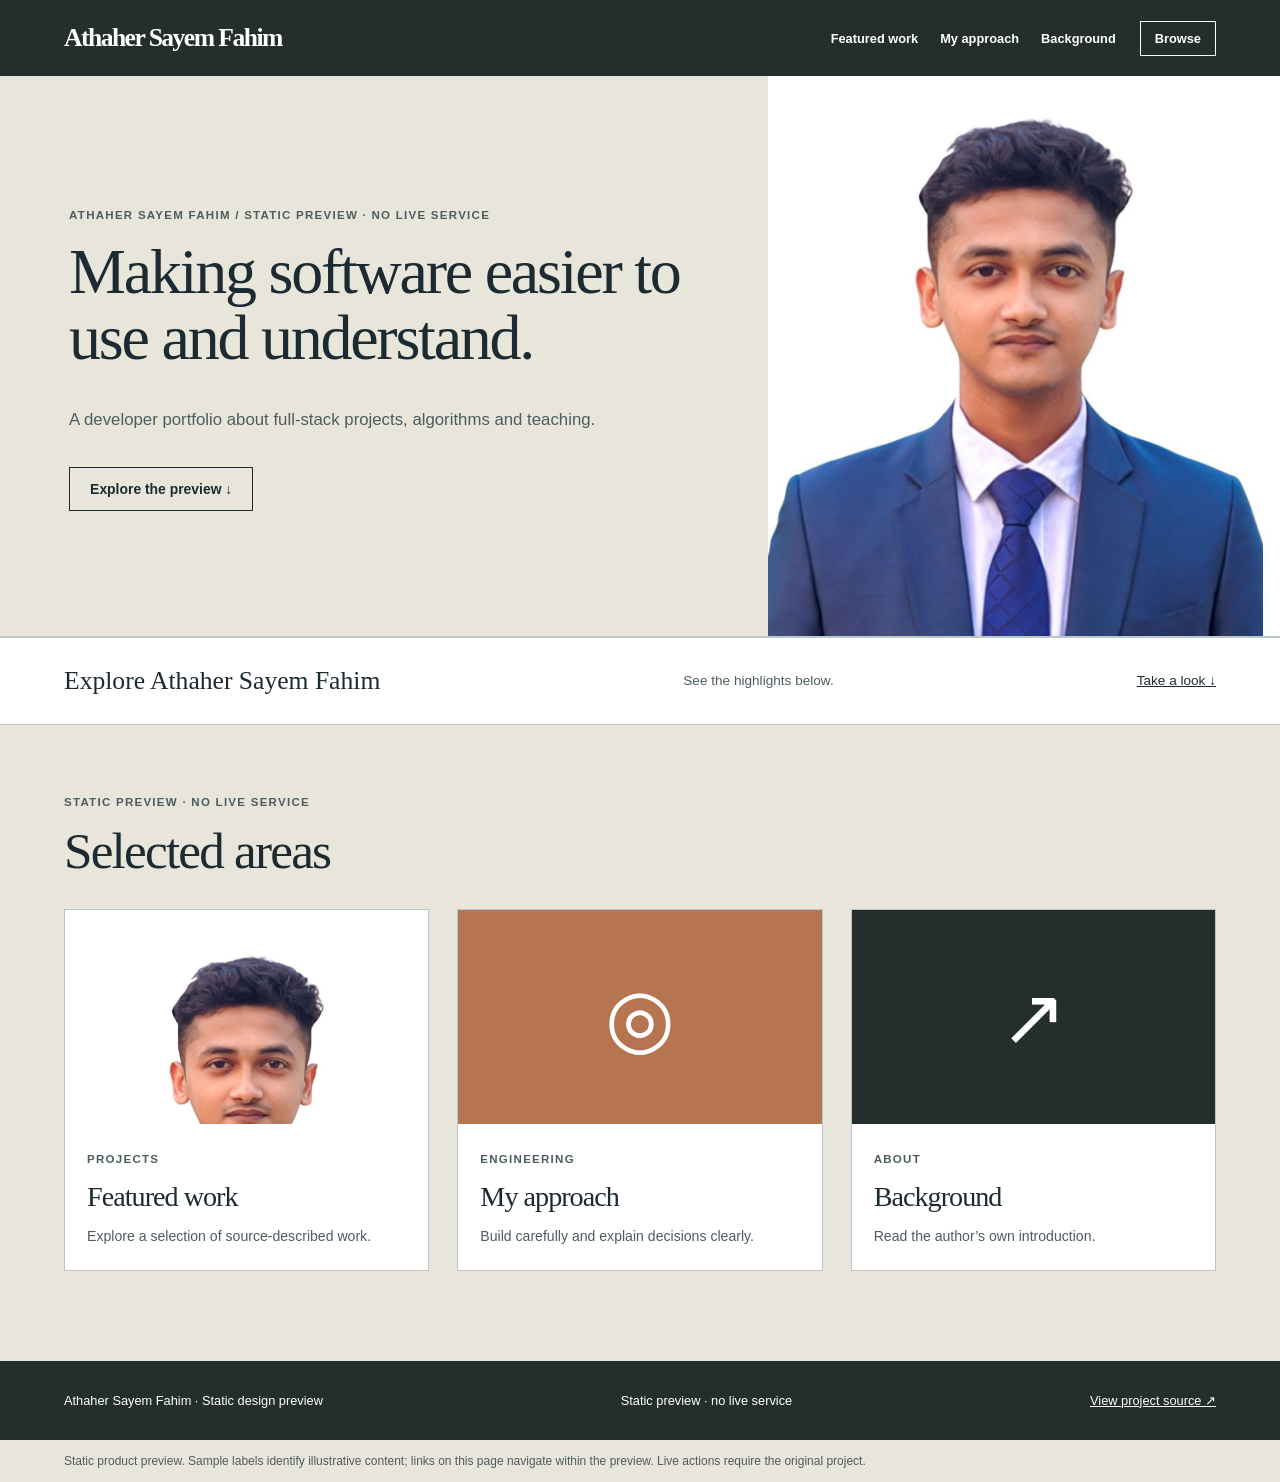
<file: showcase-design/index.html>
<!doctype html><html lang="en"><head><meta charset="utf-8"><meta name="viewport" content="width=device-width,initial-scale=1"><meta name="description" content="A developer portfolio about full-stack projects, algorithms and teaching."><title>Athaher Sayem Fahim — Making software easier to use and understand.</title><link rel="stylesheet" href="styles.css"><link rel="stylesheet" href="product.css"></head><body class="product-page product-portfolio"><a class="p-skip" href="#main">Skip to content</a><header class="p-nav"><a class="p-brand" href="#home">Athaher Sayem Fahim</a><nav aria-label="Sections"><a href="#item-0">Featured work</a><a href="#item-1">My approach</a><a href="#item-2">Background</a></nav><a class="p-nav-extra" href="#items">Browse</a></header><main id="main"><section class="p-heading" id="home"><div class="p-copy"><span class="p-overline">Athaher Sayem Fahim / Static preview · no live service</span><h1>Making software easier to use and understand.</h1><p>A developer portfolio about full-stack projects, algorithms and teaching.</p><a class="p-action" href="#items">Explore the preview <span aria-hidden="true">↓</span></a></div><div class="p-hero-image"><img src="assets/feature.jpg" alt="Project image from the original repository"></div></section><div id="workspace"><section class="p-shopbar"><b>Explore Athaher Sayem Fahim</b><span>See the highlights below.</span><a href="#items">Take a look ↓</a></section></div><section id="items" class="p-collection"><div class="p-section-title"><div><small>Static preview · no live service</small><h2>Selected areas</h2></div></div><div class="p-grid portfolio"><article class="p-item" id="item-0"><div class="p-image portfolio"><img loading="lazy" src="assets/feature.jpg" alt="Image from the original project"></div><div class="p-item-info"><small>Projects</small><h3>Featured work</h3><p>Explore a selection of source-described work.</p></div></article><article class="p-item" id="item-1"><div class="p-image portfolio"><span aria-hidden="true">◎</span></div><div class="p-item-info"><small>Engineering</small><h3>My approach</h3><p>Build carefully and explain decisions clearly.</p></div></article><article class="p-item" id="item-2"><div class="p-image portfolio"><span aria-hidden="true">↗</span></div><div class="p-item-info"><small>About</small><h3>Background</h3><p>Read the author’s own introduction.</p></div></article></div></section></main><footer class="p-footer"><span>Athaher Sayem Fahim · Static design preview</span><span>Static preview · no live service</span><a href="https://github.com/Athaher-Sayem/Portfolio/tree/Shocase_design" target="_blank" rel="noopener noreferrer">View project source ↗</a></footer><p class="p-disclosure">Static product preview. Sample labels identify illustrative content; links on this page navigate within the preview. Live actions require the original project.</p></body></html>
</file>
<file: showcase-design/styles.css>
:root{--bg:#e8e6db;--ink:#242e2c;--accent:#b67450;--surface:#f4f1e7;--paper:#f4f1e7;--font:Georgia,serif}
*{box-sizing:border-box}html{scroll-behavior:smooth}body{margin:0;background:var(--bg);color:var(--ink);font-family:var(--font)}a{color:inherit}a:focus-visible,summary:focus-visible{outline:3px solid #ef8946;outline-offset:4px}img{max-width:100%}h1,h2,h3{overflow-wrap:break-word}p{line-height:1.7}.skip{position:absolute;left:15px;top:-100px;padding:12px;background:#fff;color:#111;z-index:10}.skip:focus{top:10px}.mast{display:flex;align-items:center;justify-content:space-between;gap:25px;padding:14px 6%;min-height:80px}.mast a{text-decoration:none}.brand{font-size:1.65rem;font-weight:700;letter-spacing:-.06em}.mast nav{display:flex;gap:clamp(15px,2vw,30px);font:600 .85rem Arial,sans-serif}.mast nav a:hover{text-decoration:underline;text-underline-offset:5px}.mast .top-action{border:1px solid currentColor;padding:10px 15px;white-space:nowrap;font:700 .8rem Arial,sans-serif}.intro-tag{font:700 .8rem Arial,sans-serif;opacity:.85}.hero-copy>p{font-size:1.15rem;max-width:38rem}.cta{display:inline-flex;gap:35px;padding:15px 20px;background:var(--accent);color:var(--ink);font:700 .9rem Arial,sans-serif;text-decoration:none;margin-top:20px}.topics a{color:inherit;text-decoration:none}.topics a:hover h3{text-decoration:underline;text-underline-offset:6px}.topics h3{line-height:1.1}.topics a p{max-width:32rem}.topics a span{font:700 .8rem Arial,sans-serif}.feature{padding:95px 6%}.feature h2{margin:0 0 30px}.feature p{line-height:1.8}.source{padding:80px 6%;background:var(--surface);color:var(--ink)}.source h2{font-size:clamp(2.4rem,4vw,4.3rem);margin:0 0 25px}.source p{max-width:45rem}.source a{display:inline-block;margin:20px 15px 0 0;color:inherit}.footer{background:#1e2425;color:#f5f5f0;padding:28px 6%;font:13px/1.6 Arial,sans-serif;display:flex;justify-content:space-between;gap:20px;flex-wrap:wrap}.footer a{color:inherit}@media(max-width:750px){.mast{flex-wrap:wrap;min-height:100px;padding:15px 5%;gap:10px}.mast nav{order:3;width:100%;overflow-x:auto;white-space:nowrap;border-top:1px solid currentColor;padding:12px 0 5px}.mast .top-action{font-size:.7rem}.hero,.feature{display:block!important;min-height:0!important;padding:70px 6%!important}.hero h1{font-size:clamp(3.2rem,12vw,6rem)!important}.hero-art{position:relative!important;inset:auto!important;width:100%!important;height:290px!important;min-height:290px!important;margin-top:40px!important;transform:none!important}.hero-art img{width:100%;height:100%;object-fit:cover}.topics{display:block!important;padding:40px 6%!important}.topics a{display:block!important;min-height:0!important;padding:25px!important;margin-bottom:15px}.topics a h3{font-size:2rem!important}.feature h2{font-size:clamp(2.7rem,9vw,5rem)!important}.source{padding:70px 6%}.footer{padding:25px 6%}}@media(max-width:360px){.hero h1{font-size:2.9rem!important}.brand{font-size:1.25rem}}@media(prefers-reduced-motion:reduce){html{scroll-behavior:auto}}
.hero{min-height:670px;display:grid;grid-template-columns:1fr .9fr;align-items:center;position:relative;background:var(--bg)}.hero-copy{padding:95px 3% 95px 11%;position:relative;z-index:1}.hero h1{font-size:clamp(4rem,7vw,8rem);line-height:.95;font-weight:normal;letter-spacing:-.06em}.hero-art{height:600px;overflow:hidden;background:var(--accent);transform:translateY(35px)}.hero-art img{width:100%;height:100%;object-fit:cover}.hero-art:empty:before{content:'✳';font-size:12rem}.hero p{max-width:34rem}.topics{padding:115px 6%;display:grid;grid-template-columns:1fr 1fr;gap:30px}.topics a{padding:40px;background:var(--paper);min-height:220px}.topics a:first-child{grid-row:span 2;display:flex;flex-direction:column;justify-content:end;background:var(--accent);color:white}.topics a h3{font-size:clamp(1.8rem,3vw,3.4rem);font-weight:normal}.feature{background:var(--ink);color:var(--paper);padding:120px 9%;text-align:right}.feature h2{font-size:clamp(3rem,6vw,7rem);font-weight:normal}.feature p{margin-left:auto;max-width:34rem}
</file>
<file: showcase-design/product.css>
:root{--p-bg:#e8e6db;--p-ink:#1c2b31;--p-accent:#b67450;--p-card:#ffffff;--p-muted:#4c5c61;--p-border:#b9c9c8;--p-head:#242e2c;--p-head-ink:#ffffff;}

/* Product-first preview. Preserve the original design's palette and assets. */
body.product-page{background:var(--p-bg);color:var(--p-ink);font-family:Arial,'Segoe UI',sans-serif;line-height:1.5;margin:0}
.product-page *{box-sizing:border-box}.product-page a{color:inherit}.product-page a:focus-visible{outline:3px solid var(--p-accent);outline-offset:4px}.product-page h1,.product-page h2,.product-page h3{overflow-wrap:anywhere;letter-spacing:-.035em}.product-page p{max-width:68ch}
.p-skip{position:absolute;top:-90px;left:12px;background:var(--p-card);padding:10px;z-index:10}.p-skip:focus{top:10px}
.p-nav{min-height:76px;display:flex;align-items:center;gap:24px;padding:12px 5%;background:var(--p-head);color:var(--p-head-ink)}
.p-brand{text-decoration:none;font:bold clamp(1.25rem,2vw,1.9rem)/1.1 Georgia,serif;letter-spacing:-.06em;flex:0 0 auto}
.p-nav nav{display:flex;gap:22px;margin-left:auto;overflow-x:auto;scrollbar-width:thin}.p-nav nav a,.p-nav-extra{font:600 .8rem Arial,sans-serif;text-decoration:none;white-space:nowrap}.p-nav nav a:hover,.p-nav-extra:hover{text-decoration:underline;text-underline-offset:4px}.p-nav-extra{border:1px solid currentColor;padding:9px 14px}
.p-heading{display:grid;grid-template-columns:1.2fr .8fr;min-height:470px;align-items:stretch;border-bottom:1px solid var(--p-border)}.p-copy{padding:72px 7% 64px 9%;display:flex;flex-direction:column;justify-content:center}.p-overline,.p-item small,.p-section-title small,.p-work-head small,.p-newspaper .p-edition{font:700 .72rem Arial,sans-serif;text-transform:uppercase;letter-spacing:.11em;color:var(--p-muted)}
.p-heading h1{font:normal clamp(3rem,5vw,5.6rem)/1.03 Georgia,serif;margin:18px 0}.p-copy>p{font-size:1.05rem;color:var(--p-muted);line-height:1.7}.p-action{align-self:flex-start;padding:13px 20px;border:1px solid var(--p-ink);text-decoration:none;margin-top:16px;font:700 .87rem Arial,sans-serif}.p-action:hover{background:var(--p-head);color:var(--p-head-ink)}
.p-hero-image,.p-hero-graphic{min-height:340px;background:var(--p-head);display:grid;place-items:center;overflow:hidden}.p-hero-image img{width:100%;height:100%;max-height:560px;object-fit:cover}.p-hero-graphic span{color:var(--p-accent);font:normal clamp(11rem,25vw,27rem)/1 Georgia,serif}
.p-newspaper{text-align:center;padding:34px 5% 25px;border-block:3px double var(--p-border)}.p-newspaper h1{font:normal clamp(3.5rem,8vw,8rem)/1 Georgia,serif;margin:14px 0;letter-spacing:-.06em}.p-newspaper p{margin:auto;color:var(--p-muted)}
.p-front{display:grid;grid-template-columns:1.65fr .8fr;margin:36px 5%;border-block:1px solid var(--p-border)}.p-lead{padding:38px 5% 42px 0;border-right:1px solid var(--p-border)}.p-lead h2{font:normal clamp(2.8rem,5vw,5.5rem)/1.07 Georgia,serif;max-width:14ch;margin:20px 0}.p-lead p{color:var(--p-muted)}.p-front aside{padding:30px 0 25px 8%}.p-front aside>b{font-size:1rem}.p-front aside a{display:flex;gap:20px;padding:20px 0;border-bottom:1px solid var(--p-border);text-decoration:none}.p-front aside span{font-size:.8rem;color:var(--p-muted)}
.p-shopbar{display:flex;justify-content:space-between;align-items:center;gap:22px;flex-wrap:wrap;padding:28px 5%;background:var(--p-card);border-block:1px solid var(--p-border)}.p-shopbar b{font:normal 1.6rem Georgia,serif}.p-shopbar span{font-size:.85rem;color:var(--p-muted)}.p-shopbar a{font-size:.85rem}
.p-workspace{margin:42px 5% 30px;padding:30px;background:var(--p-card);border:1px solid var(--p-border)}.p-work-head{display:flex;justify-content:space-between;align-items:center;gap:20px}.p-work-head h2{font:normal clamp(1.7rem,3vw,2.8rem) Georgia,serif;margin:8px 0 25px}.p-chip{font-size:.72rem;padding:7px 10px;border:1px solid var(--p-border);border-radius:20px}.p-steps{display:grid;grid-template-columns:repeat(3,minmax(0,1fr));border:1px solid var(--p-border)}.p-steps a{padding:26px;border-right:1px solid var(--p-border);text-decoration:none;display:grid;gap:9px}.p-steps a:last-child{border-right:0}.p-steps a:hover{background:var(--p-bg)}.p-steps a>span{font-size:.75rem;color:var(--p-muted)}.p-steps a>b{font-size:1.2rem}.p-steps a>small{color:var(--p-muted)}.p-preview{margin-top:22px;min-height:116px;display:flex;align-items:center;gap:26px;padding:22px;background:var(--p-bg);border:1px dashed var(--p-border)}.p-preview-mark{font:2.3rem Consolas,monospace;color:var(--p-accent)}.p-preview p{margin:5px 0 0;color:var(--p-muted);font-size:.85rem}
.p-collection{padding:64px 5% 90px}.p-section-title{display:flex;justify-content:space-between;gap:25px;align-items:end;margin-bottom:30px}.p-section-title h2{font:normal clamp(2rem,4vw,4rem)/1.1 Georgia,serif;margin:10px 0 0}.p-section-title p{font-size:.8rem;color:var(--p-muted);max-width:23rem;margin:0}.p-grid{display:grid;grid-template-columns:repeat(3,minmax(0,1fr));gap:18px}.p-item{border:1px solid var(--p-border);background:var(--p-card);min-width:0}.p-image{aspect-ratio:1.7;overflow:hidden;display:grid;place-items:center;background:var(--p-head)}.p-image img{width:100%;height:100%;object-fit:cover}.p-image>span{font:normal 5rem Georgia,serif;color:var(--p-accent)}.p-item:nth-child(2) .p-image{background:var(--p-accent)}.p-item:nth-child(2) .p-image span{color:var(--p-head)}.p-item-info{padding:22px}.p-item h3{font:normal clamp(1.3rem,2.2vw,2rem)/1.1 Georgia,serif;margin:12px 0}.p-item p{font-size:.88rem;color:var(--p-muted);line-height:1.6;margin:0}
.product-news .p-grid,.product-news_bn .p-grid{grid-template-columns:1.3fr 1fr 1fr}.product-news .p-image,.product-news_bn .p-image{aspect-ratio:2.3;background:var(--p-head)}.product-news .p-item,.product-news_bn .p-item{border-width:0 0 1px 0;background:transparent}.product-news .p-item-info,.product-news_bn .p-item-info{padding-left:0}
.product-store .p-image,.product-commerce .p-image{aspect-ratio:1.1}.product-events .p-item{border-top:4px solid var(--p-accent)}.product-game .p-image,.product-compiler .p-image,.product-notebook .p-image{background:var(--p-head);aspect-ratio:2.4}.product-portfolio .p-grid,.product-architecture .p-grid{gap:28px}.product-empty .p-collection{min-height:470px}
.p-app-intro{padding:35px 5% 12px}.p-app-intro span{font:700 .7rem Arial,sans-serif;letter-spacing:.1em;text-transform:uppercase;color:var(--p-muted)}.p-app-intro h1{font:normal clamp(2rem,3.5vw,3.6rem)/1.12 Georgia,serif;margin:12px 0 8px}.p-app-intro p{font-size:.9rem;color:var(--p-muted);margin:0}.p-app-intro+.p-workspace{margin-top:14px}.p-story-label{display:inline-block;margin-top:20px;font-size:.8rem;border-top:1px solid var(--p-border);padding-top:12px}
.product-events .p-heading,.product-store .p-heading,.product-commerce .p-heading{min-height:320px;grid-template-columns:1.25fr .75fr}.product-events .p-copy,.product-store .p-copy,.product-commerce .p-copy{padding-block:38px}.product-events .p-heading h1,.product-store .p-heading h1,.product-commerce .p-heading h1{font-size:clamp(2.7rem,4vw,4.7rem)}
.p-image>span{color:var(--p-head-ink)}.p-item:nth-child(2) .p-image span{color:var(--p-head-ink)}.product-news .p-grid,.product-news_bn .p-grid{grid-template-columns:1fr 1fr}.product-news .p-item,.product-news_bn .p-item{border-width:1px 0 0 0;background:transparent}.product-news .p-item-info,.product-news_bn .p-item-info{padding:24px 0}.product-news .p-item h3,.product-news_bn .p-item h3{font-size:clamp(1.7rem,3vw,3rem)}
.p-brand,.p-heading h1,.p-app-intro h1,.p-newspaper h1,.p-lead h2,.p-work-head h2,.p-section-title h2,.p-item h3{font-family:var(--display,var(--serif,var(--font,Georgia,serif)))}
.p-footer{padding:30px 5%;display:flex;justify-content:space-between;flex-wrap:wrap;gap:16px;background:var(--p-head);color:var(--p-head-ink);font-size:.8rem}.p-footer a{color:inherit}.p-disclosure{max-width:none!important;padding:11px 5%;margin:0;font-size:.75rem;background:var(--p-bg);color:var(--p-muted)}
@media(max-width:800px){.p-nav{flex-wrap:wrap;gap:12px}.p-nav nav{order:3;width:100%;padding:10px 0;margin-left:0}.p-nav-extra{margin-left:auto}.p-heading{display:block;min-height:0}.p-copy{padding:54px 6%}.p-heading h1{font-size:clamp(2.6rem,9vw,5rem)}.p-hero-image,.p-hero-graphic{height:260px;min-height:260px}.p-hero-graphic span{font-size:13rem}.p-front{display:block}.p-lead{border-right:0;border-bottom:1px solid var(--p-border)}.p-front aside{padding:25px 0}.p-grid{grid-template-columns:repeat(2,minmax(0,1fr))!important}.p-steps{grid-template-columns:1fr}.p-steps a{border-bottom:1px solid var(--p-border);border-right:0!important}.p-steps a:last-child{border-bottom:0}.p-section-title{display:block}.p-section-title p{margin-top:15px}.p-workspace{padding:20px}}
@media(max-width:550px){.p-grid{grid-template-columns:1fr!important}.p-collection{padding-top:45px}.p-section-title h2{font-size:2.2rem}.p-work-head{align-items:flex-start}.p-chip{max-width:115px;text-align:center}.p-front{margin-top:18px}.p-newspaper h1{font-size:3rem}.p-footer{display:block}.p-footer>*{display:block;margin-bottom:9px}}
@media(prefers-reduced-motion:reduce){html{scroll-behavior:auto}}
</file>
